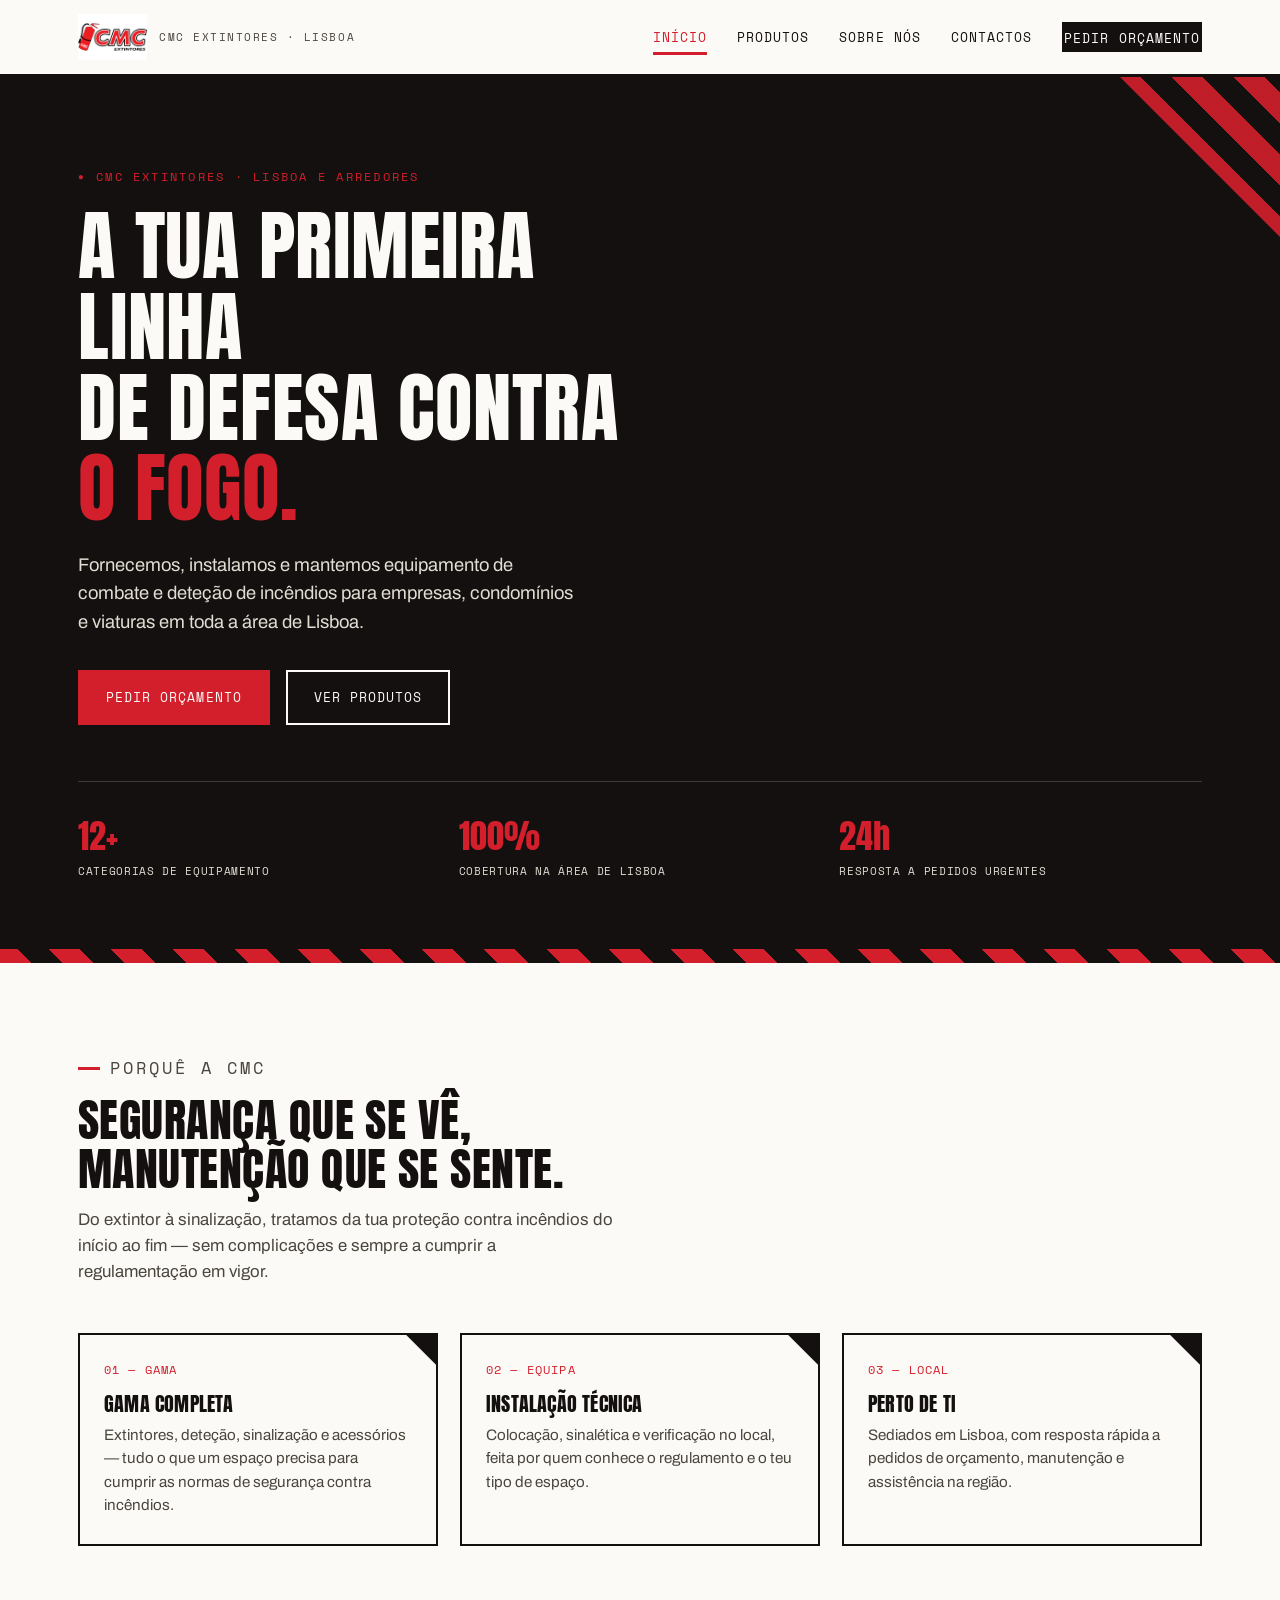
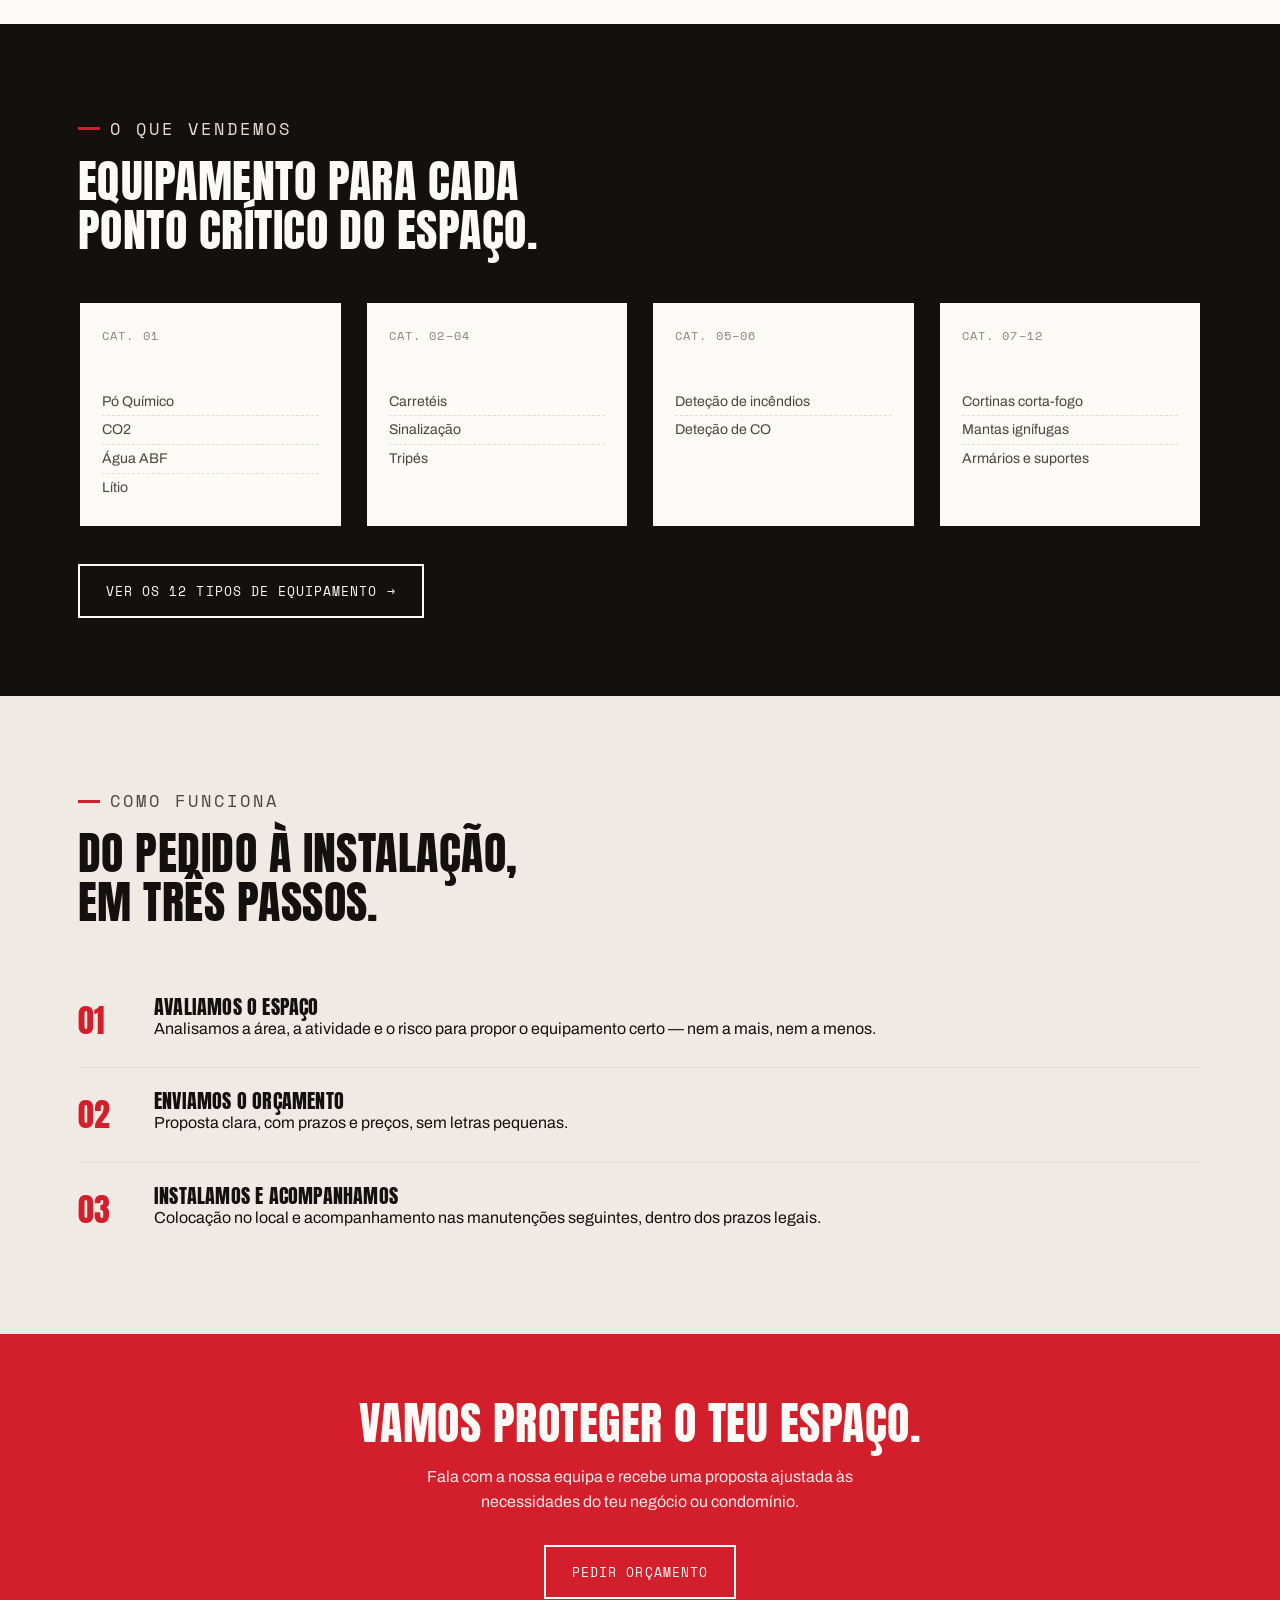
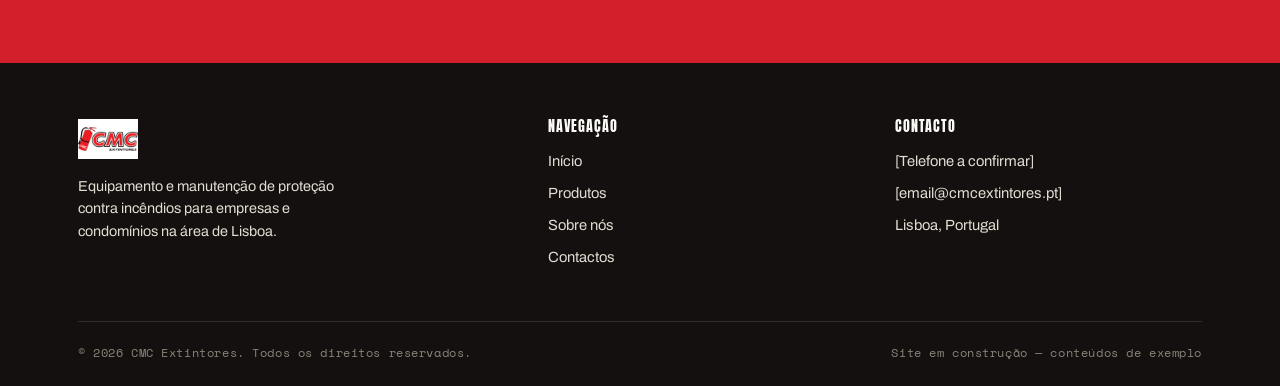
<file: index.html>
<!DOCTYPE html>
<html lang="pt-PT">
<head>
<meta charset="UTF-8">
<meta name="viewport" content="width=device-width, initial-scale=1.0">
<title>CMC Extintores — Proteção contra incêndios em Lisboa</title>
<meta name="description" content="CMC Extintores: venda, instalação e manutenção de equipamentos de combate e deteção de incêndios na área de Lisboa.">
<link rel="icon" href="assets/logo.png">
<link rel="preconnect" href="https://fonts.googleapis.com">
<link href="https://fonts.googleapis.com/css2?family=Anton&family=Archivo:wght@400;500;600;700&family=Space+Mono:wght@400;700&display=swap" rel="stylesheet">
<link rel="stylesheet" href="css/style.css">
</head>
<body>
<a class="skip-link" href="#main">Saltar para o conteúdo</a>

<header class="site-header">
  <div class="header-inner">
    <a class="brand" href="index.html">
      <img src="assets/logo.png" alt="CMC Extintores">
      <span class="brand-name">CMC Extintores · Lisboa</span>
    </a>
    <button class="nav-toggle" aria-label="Abrir menu" aria-expanded="false">
      <span></span><span></span><span></span>
    </button>
    <nav class="main-nav" aria-label="Navegação principal">
      <ul>
        <li><a href="index.html" aria-current="page">Início</a></li>
        <li><a href="produtos.html">Produtos</a></li>
        <li><a href="sobre.html">Sobre nós</a></li>
        <li><a href="contactos.html">Contactos</a></li>
        <li><a class="nav-cta" href="contactos.html">Pedir orçamento</a></li>
      </ul>
    </nav>
  </div>
</header>

<main id="main">

  <section class="hero">
    <div class="wrap">
      <p class="hero-tag">CMC Extintores · Lisboa e arredores</p>
      <h1>A tua primeira linha<br>de defesa contra <em>o fogo.</em></h1>
      <p class="lede">Fornecemos, instalamos e mantemos equipamento de combate e deteção de incêndios para empresas, condomínios e viaturas em toda a área de Lisboa.</p>
      <div class="hero-actions">
        <a class="btn btn-primary" href="contactos.html">Pedir orçamento</a>
        <a class="btn btn-ghost" href="produtos.html">Ver produtos</a>
      </div>
      <div class="hero-stats">
        <div>
          <div class="stat-num">12+</div>
          <div class="stat-label">Categorias de equipamento</div>
        </div>
        <div>
          <div class="stat-num">100%</div>
          <div class="stat-label">Cobertura na área de Lisboa</div>
        </div>
        <div>
          <div class="stat-num">24h</div>
          <div class="stat-label">Resposta a pedidos urgentes</div>
        </div>
      </div>
    </div>
  </section>

  <div class="stripe-band"></div>

  <section>
    <div class="wrap">
      <div class="section-head">
        <p class="eyebrow">Porquê a CMC</p>
        <h2>Segurança que se vê,<br>manutenção que se sente.</h2>
        <p>Do extintor à sinalização, tratamos da tua proteção contra incêndios do início ao fim — sem complicações e sempre a cumprir a regulamentação em vigor.</p>
      </div>
      <div class="grid grid-3">
        <div class="card">
          <span class="card-gauge" aria-hidden="true"></span>
          <span class="num">01 — GAMA</span>
          <h3>Gama completa</h3>
          <p>Extintores, deteção, sinalização e acessórios — tudo o que um espaço precisa para cumprir as normas de segurança contra incêndios.</p>
        </div>
        <div class="card">
          <span class="card-gauge" aria-hidden="true"></span>
          <span class="num">02 — EQUIPA</span>
          <h3>Instalação técnica</h3>
          <p>Colocação, sinalética e verificação no local, feita por quem conhece o regulamento e o teu tipo de espaço.</p>
        </div>
        <div class="card">
          <span class="card-gauge" aria-hidden="true"></span>
          <span class="num">03 — LOCAL</span>
          <h3>Perto de ti</h3>
          <p>Sediados em Lisboa, com resposta rápida a pedidos de orçamento, manutenção e assistência na região.</p>
        </div>
      </div>
    </div>
  </section>

  <section class="bg-black">
    <div class="wrap">
      <div class="section-head">
        <p class="eyebrow">O que vendemos</p>
        <h2>Equipamento para cada<br>ponto crítico do espaço.</h2>
      </div>
      <div class="grid grid-4">
        <div class="prod-tile">
          <span class="prod-code">CAT. 01</span>
          <h3>Extintores</h3>
          <ul>
            <li>Pó Químico</li>
            <li>CO2</li>
            <li>Água ABF</li>
            <li>Lítio</li>
          </ul>
        </div>
        <div class="prod-tile">
          <span class="prod-code">CAT. 02–04</span>
          <h3>Combate e sinalética</h3>
          <ul>
            <li>Carretéis</li>
            <li>Sinalização</li>
            <li>Tripés</li>
          </ul>
        </div>
        <div class="prod-tile">
          <span class="prod-code">CAT. 05–06</span>
          <h3>Deteção</h3>
          <ul>
            <li>Deteção de incêndios</li>
            <li>Deteção de CO</li>
          </ul>
        </div>
        <div class="prod-tile">
          <span class="prod-code">CAT. 07–12</span>
          <h3>Proteção e apoio</h3>
          <ul>
            <li>Cortinas corta-fogo</li>
            <li>Mantas ignífugas</li>
            <li>Armários e suportes</li>
          </ul>
        </div>
      </div>
      <div style="margin-top:36px;">
        <a class="btn btn-ghost" href="produtos.html">Ver os 12 tipos de equipamento →</a>
      </div>
    </div>
  </section>

  <section class="bg-steel">
    <div class="wrap">
      <div class="section-head">
        <p class="eyebrow">Como funciona</p>
        <h2>Do pedido à instalação,<br>em três passos.</h2>
      </div>
      <div class="steps">
        <div class="step">
          <div class="step-num">01</div>
          <div>
            <h3>Avaliamos o espaço</h3>
            <p>Analisamos a área, a atividade e o risco para propor o equipamento certo — nem a mais, nem a menos.</p>
          </div>
        </div>
        <div class="step">
          <div class="step-num">02</div>
          <div>
            <h3>Enviamos o orçamento</h3>
            <p>Proposta clara, com prazos e preços, sem letras pequenas.</p>
          </div>
        </div>
        <div class="step">
          <div class="step-num">03</div>
          <div>
            <h3>Instalamos e acompanhamos</h3>
            <p>Colocação no local e acompanhamento nas manutenções seguintes, dentro dos prazos legais.</p>
          </div>
        </div>
      </div>
    </div>
  </section>

  <div class="cta-band">
    <div class="wrap">
      <h2>Vamos proteger o teu espaço.</h2>
      <p>Fala com a nossa equipa e recebe uma proposta ajustada às necessidades do teu negócio ou condomínio.</p>
      <a class="btn btn-primary" style="border-color:var(--white)" href="contactos.html">Pedir orçamento</a>
    </div>
  </div>

</main>

<footer>
  <div class="wrap">
    <div class="footer-grid">
      <div>
        <img src="assets/logo.png" alt="CMC Extintores" style="height:40px; margin-bottom:16px;">
        <p style="max-width:34ch; font-size:0.9rem;">Equipamento e manutenção de proteção contra incêndios para empresas e condomínios na área de Lisboa.</p>
      </div>
      <div>
        <h4>Navegação</h4>
        <ul>
          <li><a href="index.html">Início</a></li>
          <li><a href="produtos.html">Produtos</a></li>
          <li><a href="sobre.html">Sobre nós</a></li>
          <li><a href="contactos.html">Contactos</a></li>
        </ul>
      </div>
      <div>
        <h4>Contacto</h4>
        <ul>
          <li>[Telefone a confirmar]</li>
          <li>[email@cmcextintores.pt]</li>
          <li>Lisboa, Portugal</li>
        </ul>
      </div>
    </div>
    <div class="footer-bottom">
      <span>© 2026 CMC Extintores. Todos os direitos reservados.</span>
      <span>Site em construção — conteúdos de exemplo</span>
    </div>
  </div>
</footer>

<script src="js/main.js"></script>
</body>
</html>
</file>
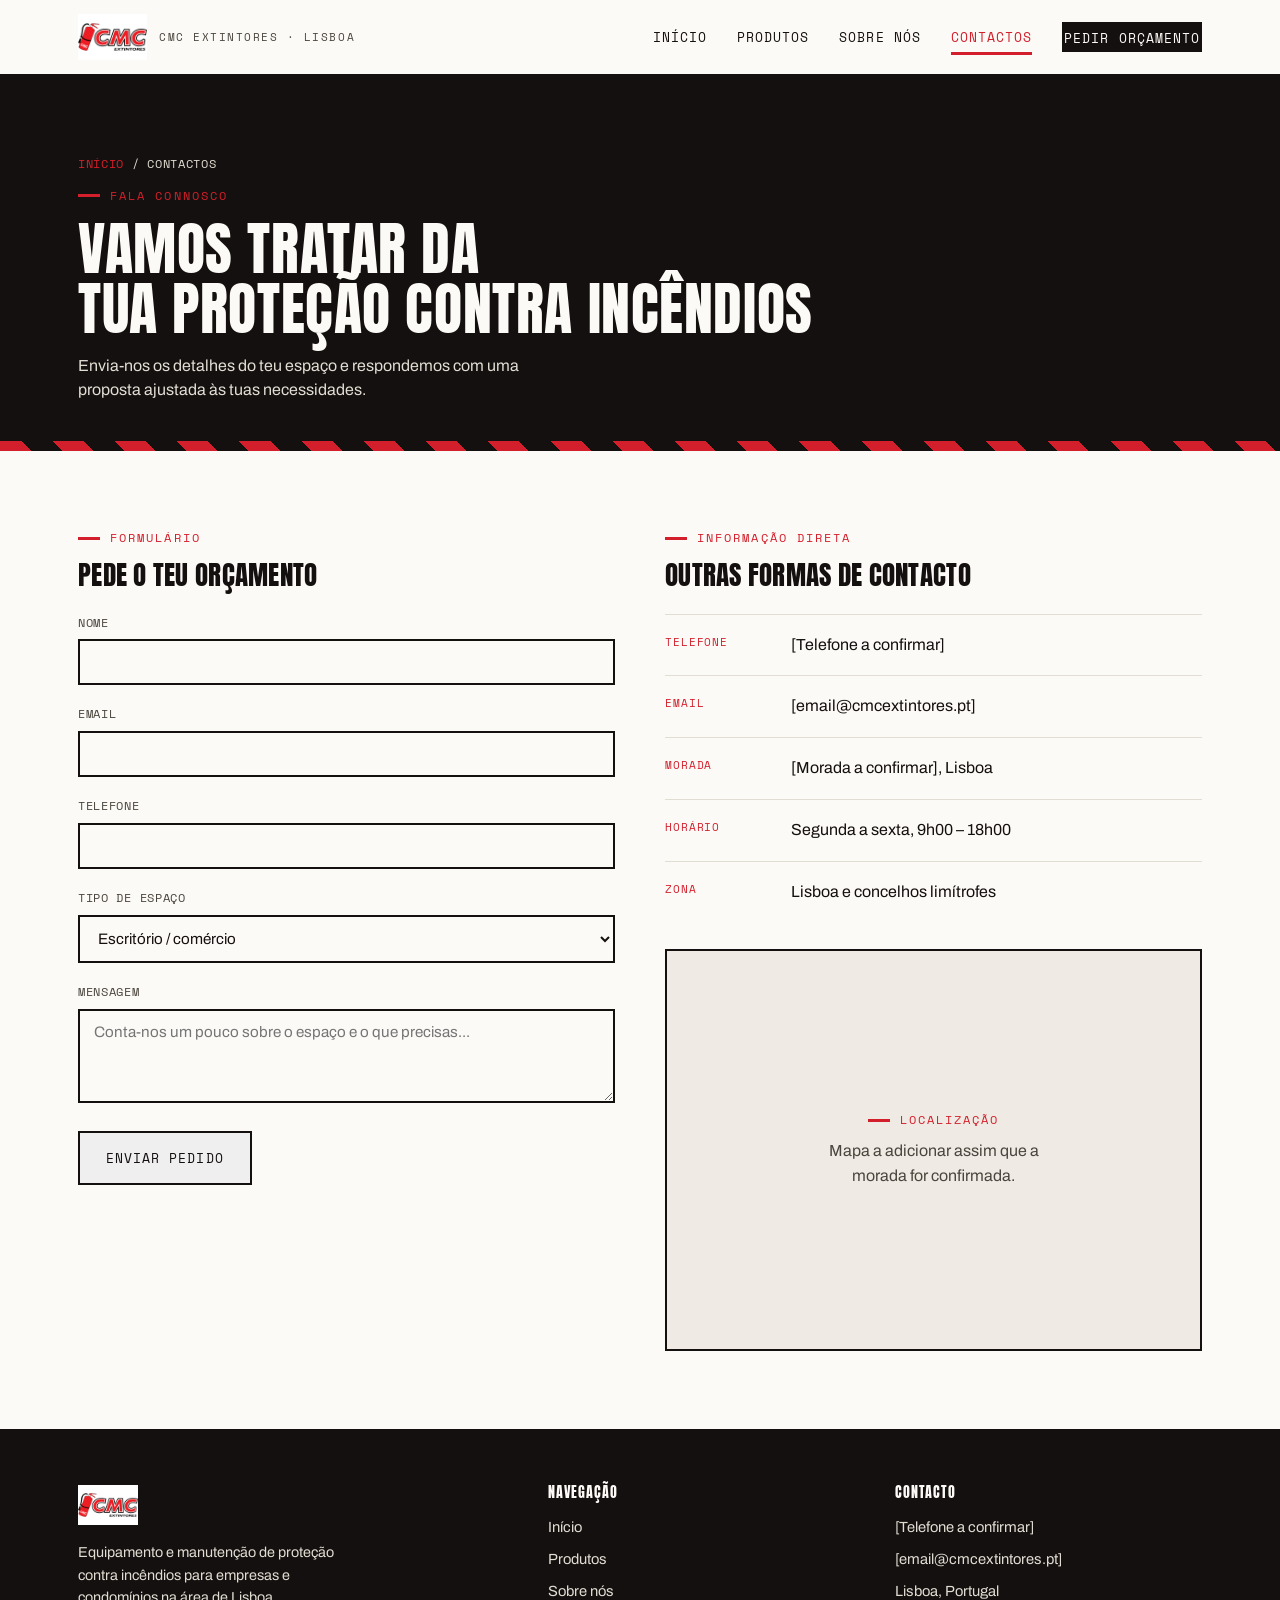
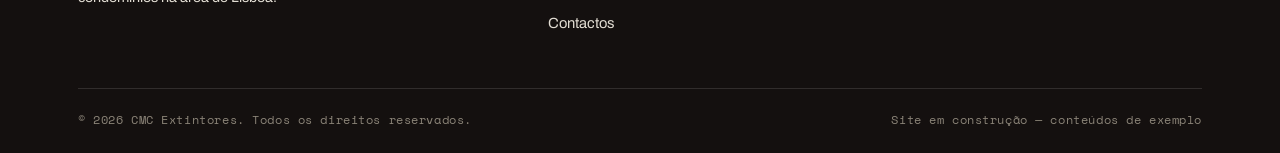
<file: contactos.html>
<!DOCTYPE html>
<html lang="pt-PT">
<head>
<meta charset="UTF-8">
<meta name="viewport" content="width=device-width, initial-scale=1.0">
<title>Contactos — CMC Extintores</title>
<meta name="description" content="Contacta a CMC Extintores para pedir orçamento de equipamento de proteção contra incêndios em Lisboa.">
<link rel="icon" href="assets/logo.png">
<link rel="preconnect" href="https://fonts.googleapis.com">
<link href="https://fonts.googleapis.com/css2?family=Anton&family=Archivo:wght@400;500;600;700&family=Space+Mono:wght@400;700&display=swap" rel="stylesheet">
<link rel="stylesheet" href="css/style.css">
</head>
<body>
<a class="skip-link" href="#main">Saltar para o conteúdo</a>

<header class="site-header">
  <div class="header-inner">
    <a class="brand" href="index.html">
      <img src="assets/logo.png" alt="CMC Extintores">
      <span class="brand-name">CMC Extintores · Lisboa</span>
    </a>
    <button class="nav-toggle" aria-label="Abrir menu" aria-expanded="false">
      <span></span><span></span><span></span>
    </button>
    <nav class="main-nav" aria-label="Navegação principal">
      <ul>
        <li><a href="index.html">Início</a></li>
        <li><a href="produtos.html">Produtos</a></li>
        <li><a href="sobre.html">Sobre nós</a></li>
        <li><a href="contactos.html" aria-current="page">Contactos</a></li>
        <li><a class="nav-cta" href="contactos.html">Pedir orçamento</a></li>
      </ul>
    </nav>
  </div>
</header>

<main id="main">

  <div class="page-hero">
    <div class="wrap">
      <p class="crumb"><a href="index.html">Início</a> / Contactos</p>
      <p class="eyebrow">Fala connosco</p>
      <h1 style="font-size:clamp(2.2rem,5vw,3.6rem);">Vamos tratar da<br>tua proteção contra incêndios</h1>
      <p>Envia-nos os detalhes do teu espaço e respondemos com uma proposta ajustada às tuas necessidades.</p>
    </div>
  </div>

  <section>
    <div class="wrap">
      <div class="contact-grid">

        <div>
          <p class="eyebrow">Formulário</p>
          <h2 style="margin-bottom:24px; font-size:1.7rem;">Pede o teu orçamento</h2>
          <form class="contact-form">
            <div class="form-field">
              <label for="nome">Nome</label>
              <input type="text" id="nome" name="nome" required>
            </div>
            <div class="form-field">
              <label for="email">Email</label>
              <input type="email" id="email" name="email" required>
            </div>
            <div class="form-field">
              <label for="telefone">Telefone</label>
              <input type="tel" id="telefone" name="telefone">
            </div>
            <div class="form-field">
              <label for="tipo">Tipo de espaço</label>
              <select id="tipo" name="tipo">
                <option>Escritório / comércio</option>
                <option>Condomínio</option>
                <option>Armazém / indústria</option>
                <option>Viatura / frota</option>
                <option>Outro</option>
              </select>
            </div>
            <div class="form-field">
              <label for="mensagem">Mensagem</label>
              <textarea id="mensagem" name="mensagem" rows="4" placeholder="Conta-nos um pouco sobre o espaço e o que precisas..."></textarea>
            </div>
            <button type="submit" class="btn btn-dark">Enviar pedido</button>
          </form>
        </div>

        <div>
          <p class="eyebrow">Informação direta</p>
          <h2 style="margin-bottom:24px; font-size:1.7rem;">Outras formas de contacto</h2>

          <div class="info-line">
            <span class="label">Telefone</span>
            <span>[Telefone a confirmar]</span>
          </div>
          <div class="info-line">
            <span class="label">Email</span>
            <span>[email@cmcextintores.pt]</span>
          </div>
          <div class="info-line">
            <span class="label">Morada</span>
            <span>[Morada a confirmar], Lisboa</span>
          </div>
          <div class="info-line">
            <span class="label">Horário</span>
            <span>Segunda a sexta, 9h00 – 18h00</span>
          </div>
          <div class="info-line">
            <span class="label">Zona</span>
            <span>Lisboa e concelhos limítrofes</span>
          </div>

          <div class="map-box" style="margin-top:26px;">
            <p class="eyebrow">Localização</p>
            <p style="color:var(--steel-700); max-width:26ch;">Mapa a adicionar assim que a morada for confirmada.</p>
          </div>
        </div>

      </div>
    </div>
  </section>

</main>

<footer>
  <div class="wrap">
    <div class="footer-grid">
      <div>
        <img src="assets/logo.png" alt="CMC Extintores" style="height:40px; margin-bottom:16px;">
        <p style="max-width:34ch; font-size:0.9rem;">Equipamento e manutenção de proteção contra incêndios para empresas e condomínios na área de Lisboa.</p>
      </div>
      <div>
        <h4>Navegação</h4>
        <ul>
          <li><a href="index.html">Início</a></li>
          <li><a href="produtos.html">Produtos</a></li>
          <li><a href="sobre.html">Sobre nós</a></li>
          <li><a href="contactos.html">Contactos</a></li>
        </ul>
      </div>
      <div>
        <h4>Contacto</h4>
        <ul>
          <li>[Telefone a confirmar]</li>
          <li>[email@cmcextintores.pt]</li>
          <li>Lisboa, Portugal</li>
        </ul>
      </div>
    </div>
    <div class="footer-bottom">
      <span>© 2026 CMC Extintores. Todos os direitos reservados.</span>
      <span>Site em construção — conteúdos de exemplo</span>
    </div>
  </div>
</footer>

<script src="js/main.js"></script>
</body>
</html>
</file>
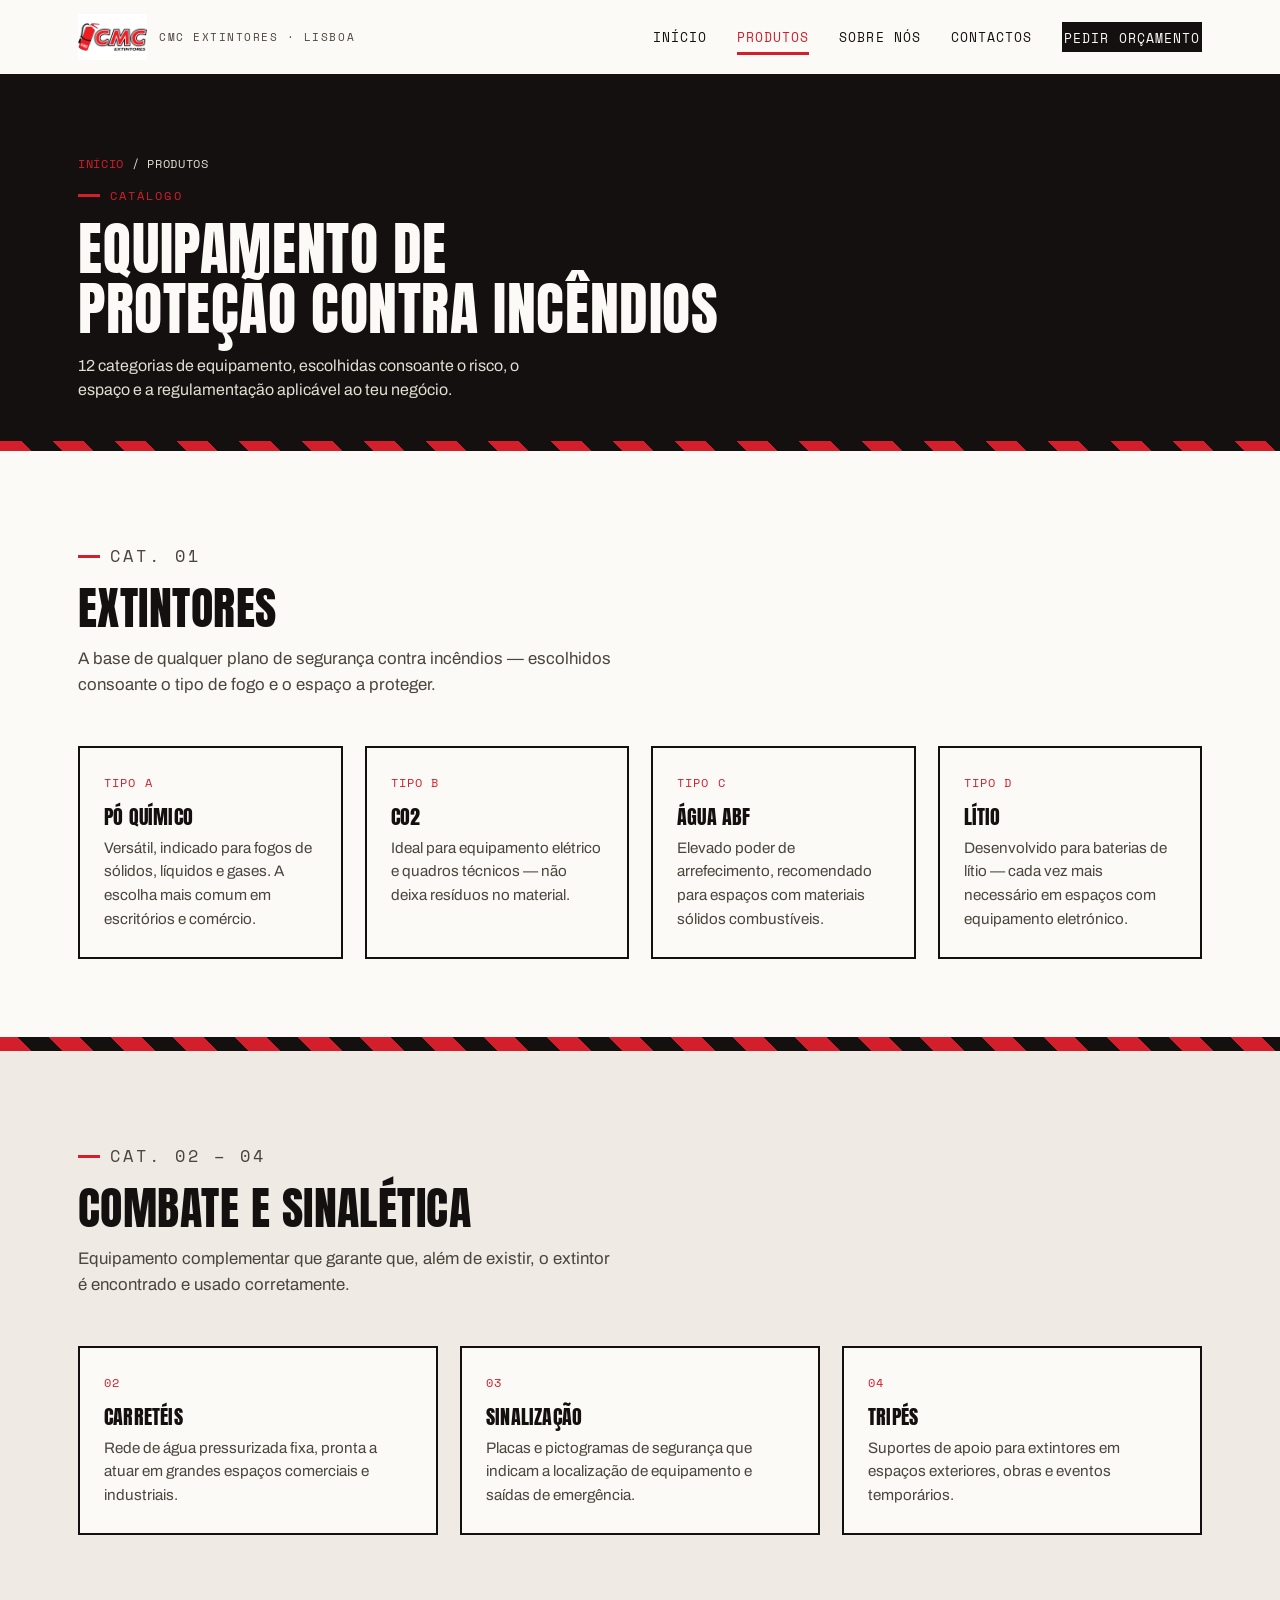
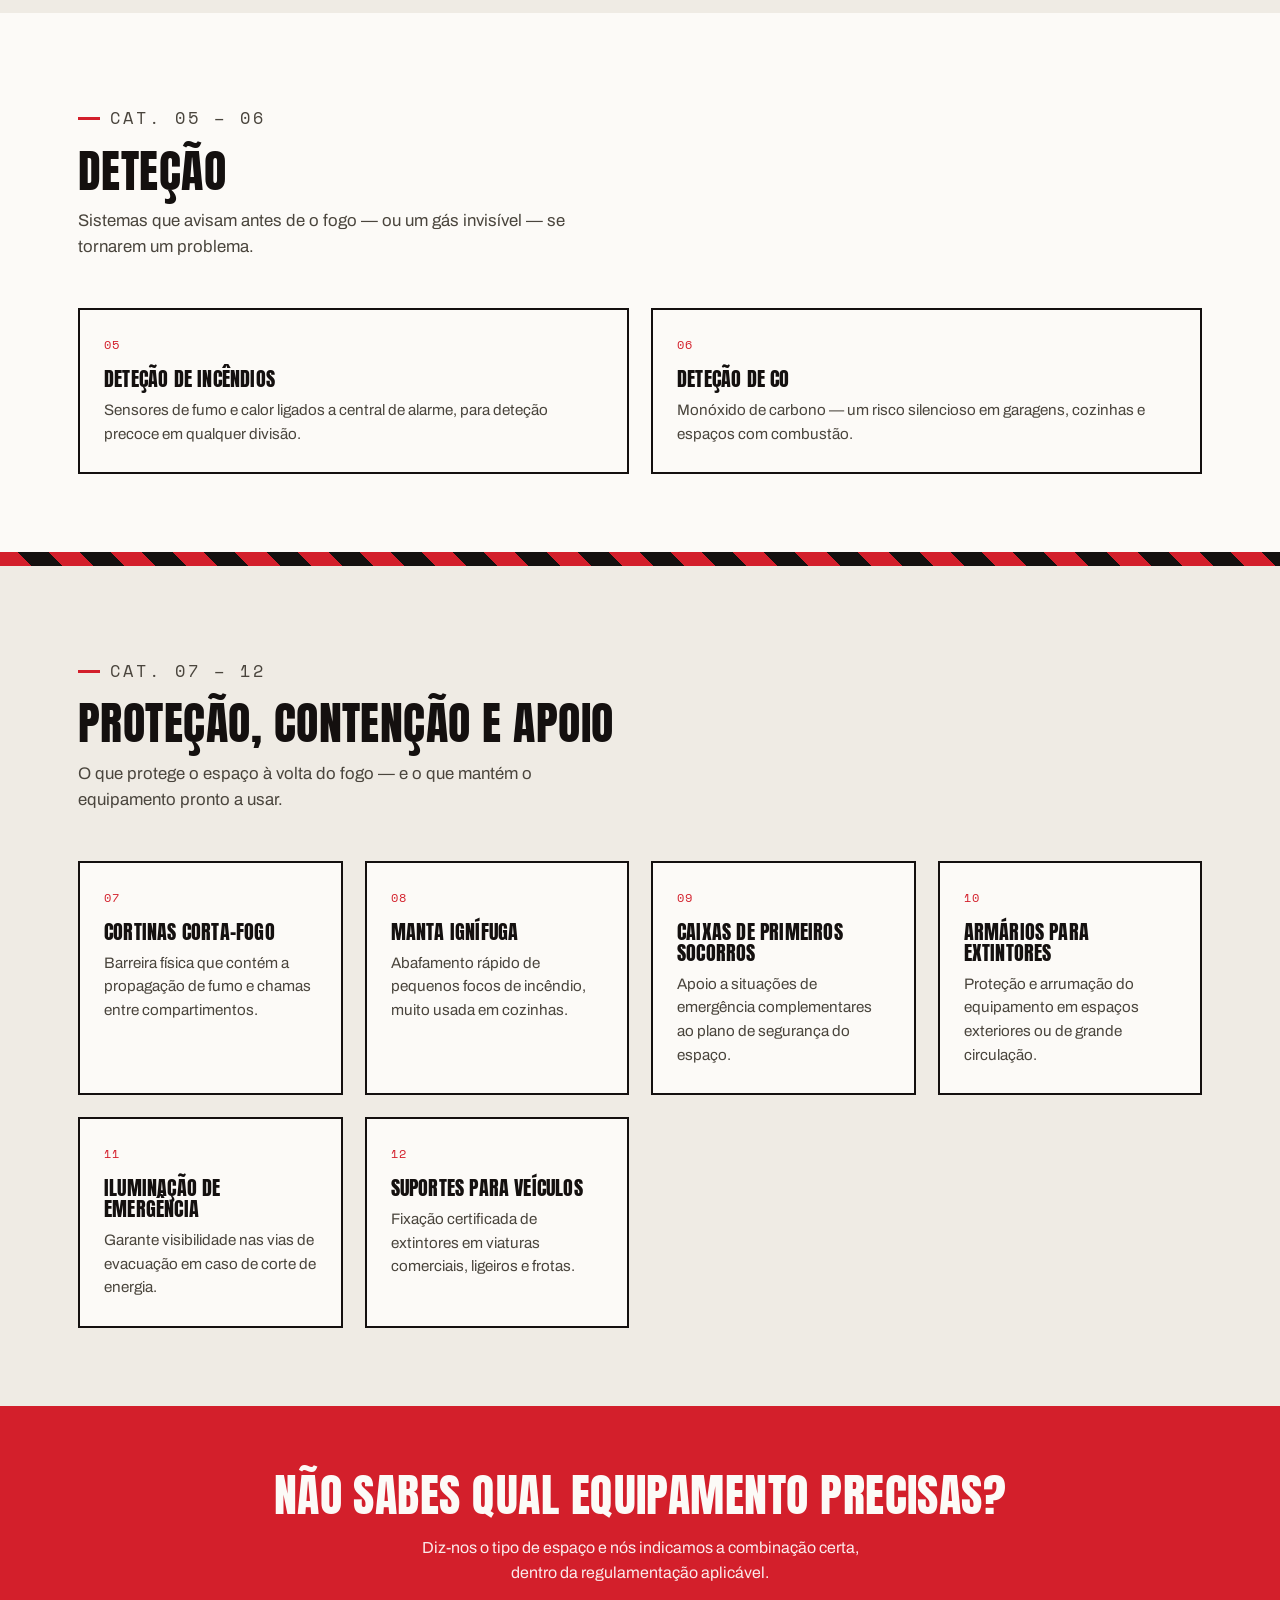
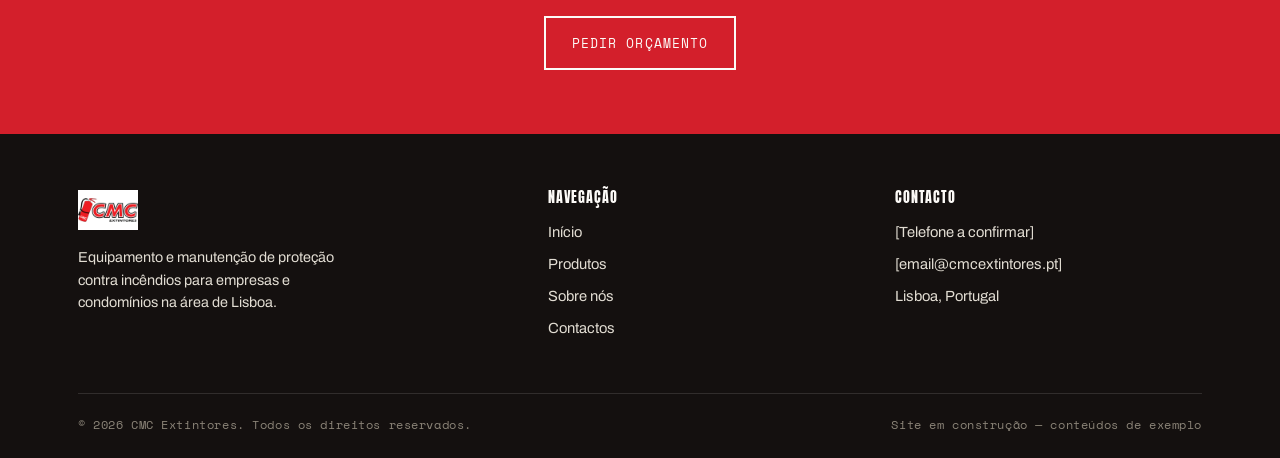
<file: produtos.html>
<!DOCTYPE html>
<html lang="pt-PT">
<head>
<meta charset="UTF-8">
<meta name="viewport" content="width=device-width, initial-scale=1.0">
<title>Produtos — CMC Extintores</title>
<meta name="description" content="Extintores, deteção de incêndios, sinalização e todo o equipamento de proteção contra incêndios da CMC Extintores.">
<link rel="icon" href="assets/logo.png">
<link rel="preconnect" href="https://fonts.googleapis.com">
<link href="https://fonts.googleapis.com/css2?family=Anton&family=Archivo:wght@400;500;600;700&family=Space+Mono:wght@400;700&display=swap" rel="stylesheet">
<link rel="stylesheet" href="css/style.css">
</head>
<body>
<a class="skip-link" href="#main">Saltar para o conteúdo</a>

<header class="site-header">
  <div class="header-inner">
    <a class="brand" href="index.html">
      <img src="assets/logo.png" alt="CMC Extintores">
      <span class="brand-name">CMC Extintores · Lisboa</span>
    </a>
    <button class="nav-toggle" aria-label="Abrir menu" aria-expanded="false">
      <span></span><span></span><span></span>
    </button>
    <nav class="main-nav" aria-label="Navegação principal">
      <ul>
        <li><a href="index.html">Início</a></li>
        <li><a href="produtos.html" aria-current="page">Produtos</a></li>
        <li><a href="sobre.html">Sobre nós</a></li>
        <li><a href="contactos.html">Contactos</a></li>
        <li><a class="nav-cta" href="contactos.html">Pedir orçamento</a></li>
      </ul>
    </nav>
  </div>
</header>

<main id="main">

  <div class="page-hero">
    <div class="wrap">
      <p class="crumb"><a href="index.html">Início</a> / Produtos</p>
      <p class="eyebrow">Catálogo</p>
      <h1 style="font-size:clamp(2.2rem,5vw,3.6rem);">Equipamento de<br>proteção contra incêndios</h1>
      <p>12 categorias de equipamento, escolhidas consoante o risco, o espaço e a regulamentação aplicável ao teu negócio.</p>
    </div>
  </div>

  <section>
    <div class="wrap">
      <div class="section-head">
        <p class="eyebrow">Cat. 01</p>
        <h2>Extintores</h2>
        <p>A base de qualquer plano de segurança contra incêndios — escolhidos consoante o tipo de fogo e o espaço a proteger.</p>
      </div>
      <div class="grid grid-4">
        <div class="card">
          <span class="num">TIPO A</span>
          <h3>Pó Químico</h3>
          <p>Versátil, indicado para fogos de sólidos, líquidos e gases. A escolha mais comum em escritórios e comércio.</p>
        </div>
        <div class="card">
          <span class="num">TIPO B</span>
          <h3>CO2</h3>
          <p>Ideal para equipamento elétrico e quadros técnicos — não deixa resíduos no material.</p>
        </div>
        <div class="card">
          <span class="num">TIPO C</span>
          <h3>Água ABF</h3>
          <p>Elevado poder de arrefecimento, recomendado para espaços com materiais sólidos combustíveis.</p>
        </div>
        <div class="card">
          <span class="num">TIPO D</span>
          <h3>Lítio</h3>
          <p>Desenvolvido para baterias de lítio — cada vez mais necessário em espaços com equipamento eletrónico.</p>
        </div>
      </div>
    </div>
  </section>

  <div class="stripe-band"></div>

  <section class="bg-steel">
    <div class="wrap">
      <div class="section-head">
        <p class="eyebrow">Cat. 02 – 04</p>
        <h2>Combate e sinalética</h2>
        <p>Equipamento complementar que garante que, além de existir, o extintor é encontrado e usado corretamente.</p>
      </div>
      <div class="grid grid-3">
        <div class="card">
          <span class="num">02</span>
          <h3>Carretéis</h3>
          <p>Rede de água pressurizada fixa, pronta a atuar em grandes espaços comerciais e industriais.</p>
        </div>
        <div class="card">
          <span class="num">03</span>
          <h3>Sinalização</h3>
          <p>Placas e pictogramas de segurança que indicam a localização de equipamento e saídas de emergência.</p>
        </div>
        <div class="card">
          <span class="num">04</span>
          <h3>Tripés</h3>
          <p>Suportes de apoio para extintores em espaços exteriores, obras e eventos temporários.</p>
        </div>
      </div>
    </div>
  </section>

  <section>
    <div class="wrap">
      <div class="section-head">
        <p class="eyebrow">Cat. 05 – 06</p>
        <h2>Deteção</h2>
        <p>Sistemas que avisam antes de o fogo — ou um gás invisível — se tornarem um problema.</p>
      </div>
      <div class="grid grid-3">
        <div class="card">
          <span class="num">05</span>
          <h3>Deteção de incêndios</h3>
          <p>Sensores de fumo e calor ligados a central de alarme, para deteção precoce em qualquer divisão.</p>
        </div>
        <div class="card">
          <span class="num">06</span>
          <h3>Deteção de CO</h3>
          <p>Monóxido de carbono — um risco silencioso em garagens, cozinhas e espaços com combustão.</p>
        </div>
      </div>
    </div>
  </section>

  <div class="stripe-band"></div>

  <section class="bg-steel">
    <div class="wrap">
      <div class="section-head">
        <p class="eyebrow">Cat. 07 – 12</p>
        <h2>Proteção, contenção e apoio</h2>
        <p>O que protege o espaço à volta do fogo — e o que mantém o equipamento pronto a usar.</p>
      </div>
      <div class="grid grid-3">
        <div class="card">
          <span class="num">07</span>
          <h3>Cortinas corta-fogo</h3>
          <p>Barreira física que contém a propagação de fumo e chamas entre compartimentos.</p>
        </div>
        <div class="card">
          <span class="num">08</span>
          <h3>Manta ignífuga</h3>
          <p>Abafamento rápido de pequenos focos de incêndio, muito usada em cozinhas.</p>
        </div>
        <div class="card">
          <span class="num">09</span>
          <h3>Caixas de primeiros socorros</h3>
          <p>Apoio a situações de emergência complementares ao plano de segurança do espaço.</p>
        </div>
        <div class="card">
          <span class="num">10</span>
          <h3>Armários para extintores</h3>
          <p>Proteção e arrumação do equipamento em espaços exteriores ou de grande circulação.</p>
        </div>
        <div class="card">
          <span class="num">11</span>
          <h3>Iluminação de emergência</h3>
          <p>Garante visibilidade nas vias de evacuação em caso de corte de energia.</p>
        </div>
        <div class="card">
          <span class="num">12</span>
          <h3>Suportes para veículos</h3>
          <p>Fixação certificada de extintores em viaturas comerciais, ligeiros e frotas.</p>
        </div>
      </div>
    </div>
  </section>

  <div class="cta-band">
    <div class="wrap">
      <h2>Não sabes qual equipamento precisas?</h2>
      <p>Diz-nos o tipo de espaço e nós indicamos a combinação certa, dentro da regulamentação aplicável.</p>
      <a class="btn btn-primary" style="border-color:var(--white)" href="contactos.html">Pedir orçamento</a>
    </div>
  </div>

</main>

<footer>
  <div class="wrap">
    <div class="footer-grid">
      <div>
        <img src="assets/logo.png" alt="CMC Extintores" style="height:40px; margin-bottom:16px;">
        <p style="max-width:34ch; font-size:0.9rem;">Equipamento e manutenção de proteção contra incêndios para empresas e condomínios na área de Lisboa.</p>
      </div>
      <div>
        <h4>Navegação</h4>
        <ul>
          <li><a href="index.html">Início</a></li>
          <li><a href="produtos.html">Produtos</a></li>
          <li><a href="sobre.html">Sobre nós</a></li>
          <li><a href="contactos.html">Contactos</a></li>
        </ul>
      </div>
      <div>
        <h4>Contacto</h4>
        <ul>
          <li>[Telefone a confirmar]</li>
          <li>[email@cmcextintores.pt]</li>
          <li>Lisboa, Portugal</li>
        </ul>
      </div>
    </div>
    <div class="footer-bottom">
      <span>© 2026 CMC Extintores. Todos os direitos reservados.</span>
      <span>Site em construção — conteúdos de exemplo</span>
    </div>
  </div>
</footer>

<script src="js/main.js"></script>
</body>
</html>
</file>
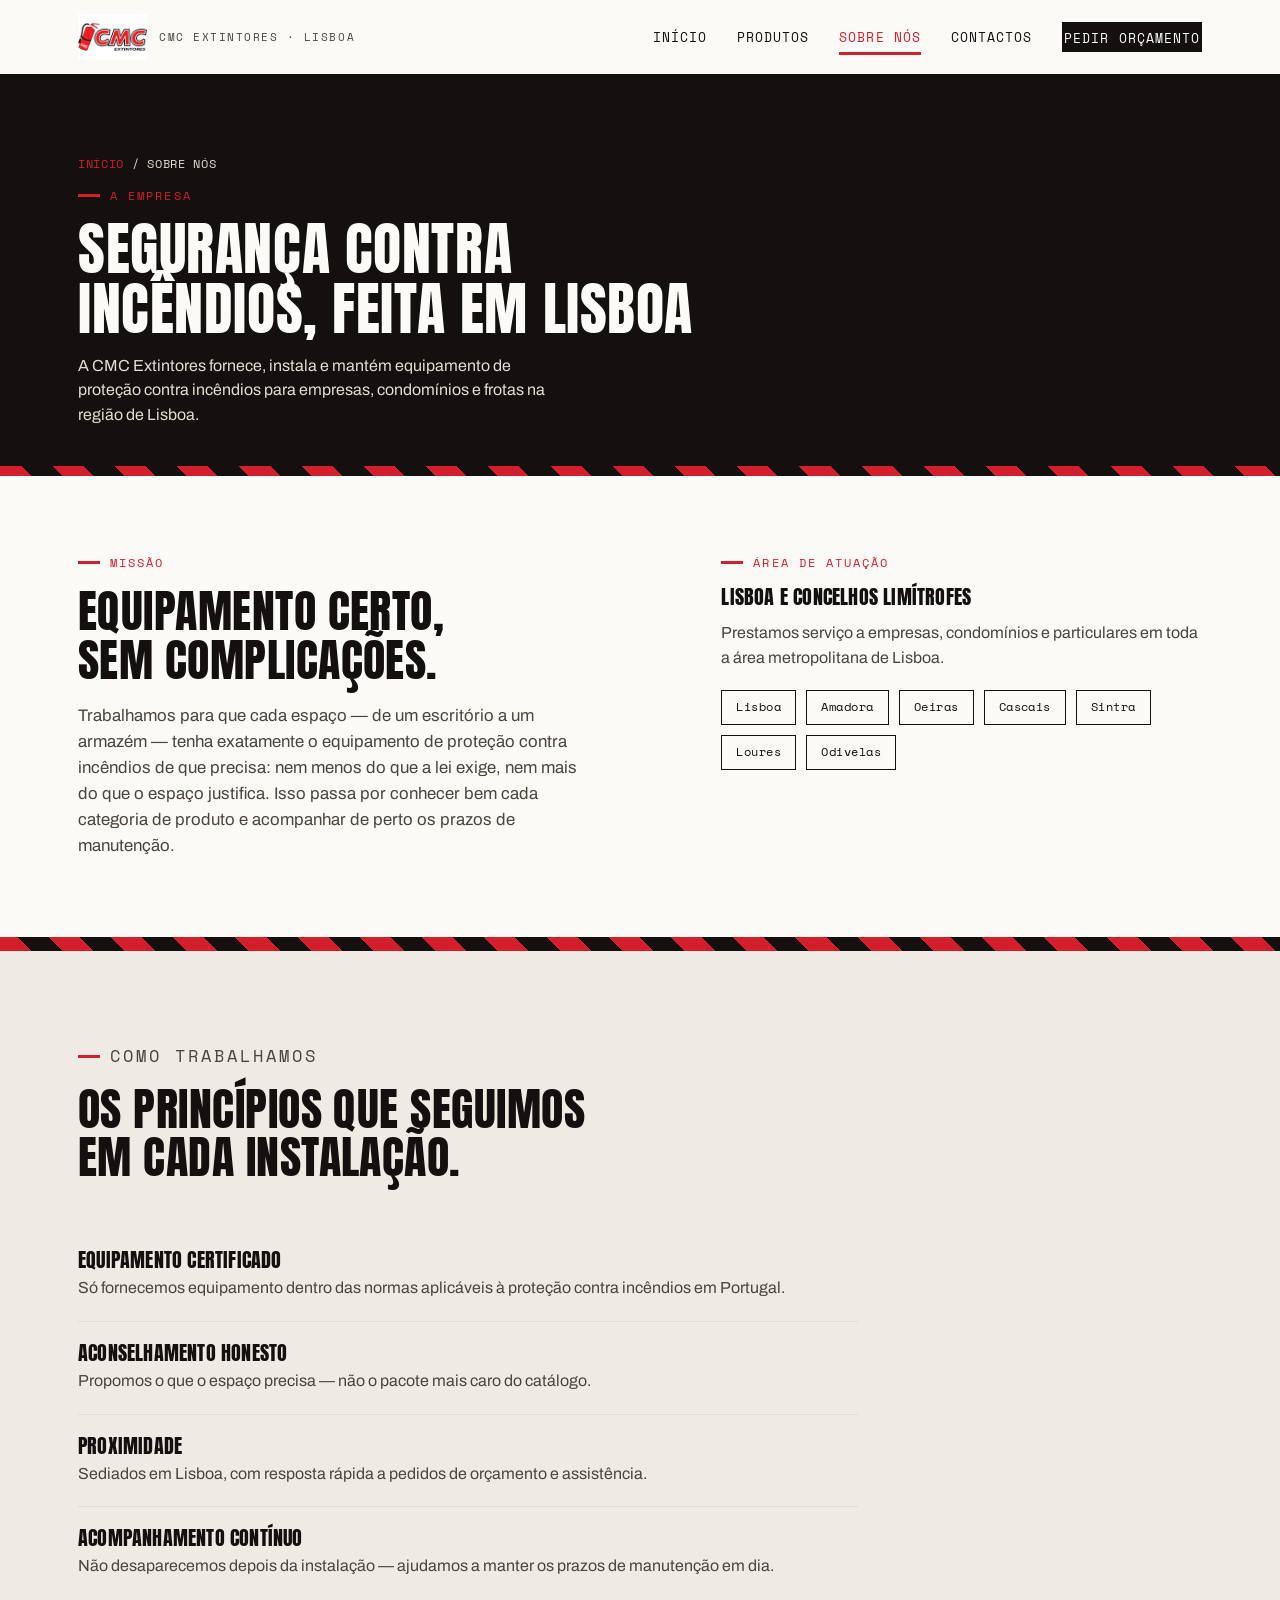
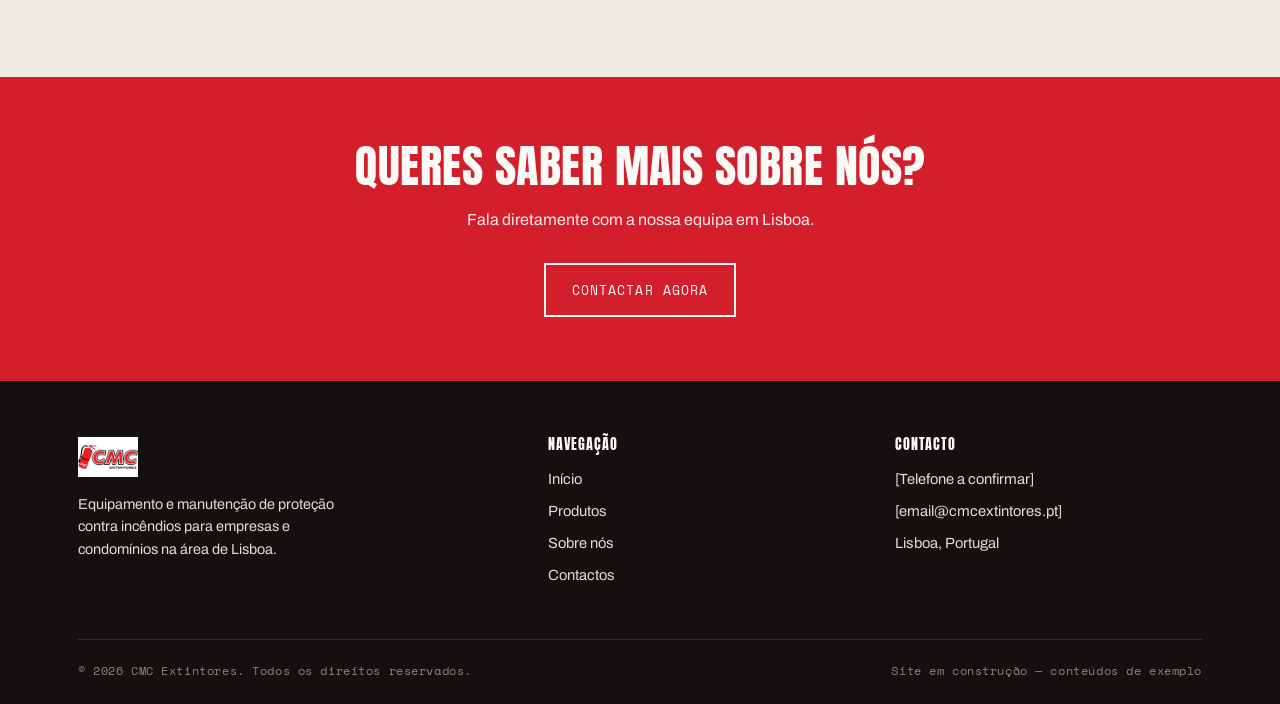
<file: sobre.html>
<!DOCTYPE html>
<html lang="pt-PT">
<head>
<meta charset="UTF-8">
<meta name="viewport" content="width=device-width, initial-scale=1.0">
<title>Sobre nós — CMC Extintores</title>
<meta name="description" content="Conhece a CMC Extintores, especialistas em equipamento de proteção contra incêndios na área de Lisboa.">
<link rel="icon" href="assets/logo.png">
<link rel="preconnect" href="https://fonts.googleapis.com">
<link href="https://fonts.googleapis.com/css2?family=Anton&family=Archivo:wght@400;500;600;700&family=Space+Mono:wght@400;700&display=swap" rel="stylesheet">
<link rel="stylesheet" href="css/style.css">
</head>
<body>
<a class="skip-link" href="#main">Saltar para o conteúdo</a>

<header class="site-header">
  <div class="header-inner">
    <a class="brand" href="index.html">
      <img src="assets/logo.png" alt="CMC Extintores">
      <span class="brand-name">CMC Extintores · Lisboa</span>
    </a>
    <button class="nav-toggle" aria-label="Abrir menu" aria-expanded="false">
      <span></span><span></span><span></span>
    </button>
    <nav class="main-nav" aria-label="Navegação principal">
      <ul>
        <li><a href="index.html">Início</a></li>
        <li><a href="produtos.html">Produtos</a></li>
        <li><a href="sobre.html" aria-current="page">Sobre nós</a></li>
        <li><a href="contactos.html">Contactos</a></li>
        <li><a class="nav-cta" href="contactos.html">Pedir orçamento</a></li>
      </ul>
    </nav>
  </div>
</header>

<main id="main">

  <div class="page-hero">
    <div class="wrap">
      <p class="crumb"><a href="index.html">Início</a> / Sobre nós</p>
      <p class="eyebrow">A empresa</p>
      <h1 style="font-size:clamp(2.2rem,5vw,3.6rem);">Segurança contra<br>incêndios, feita em Lisboa</h1>
      <p>A CMC Extintores fornece, instala e mantém equipamento de proteção contra incêndios para empresas, condomínios e frotas na região de Lisboa.</p>
    </div>
  </div>

  <section>
    <div class="wrap">
      <div class="grid" style="grid-template-columns: 1.1fr 0.9fr; gap:56px; align-items:start;">
        <div>
          <p class="eyebrow">Missão</p>
          <h2 style="margin-bottom:20px;">Equipamento certo,<br>sem complicações.</h2>
          <p style="color:var(--steel-700); font-size:1.05rem; max-width:52ch;">
            Trabalhamos para que cada espaço — de um escritório a um armazém — tenha exatamente o equipamento de proteção contra incêndios de que precisa: nem menos do que a lei exige, nem mais do que o espaço justifica. Isso passa por conhecer bem cada categoria de produto e acompanhar de perto os prazos de manutenção.
          </p>
        </div>
        <div>
          <p class="eyebrow">Área de atuação</p>
          <h3 style="margin-bottom:14px;">Lisboa e concelhos limítrofes</h3>
          <p style="color:var(--steel-700);">Prestamos serviço a empresas, condomínios e particulares em toda a área metropolitana de Lisboa.</p>
          <div class="zone-list">
            <span class="zone-pill">Lisboa</span>
            <span class="zone-pill">Amadora</span>
            <span class="zone-pill">Oeiras</span>
            <span class="zone-pill">Cascais</span>
            <span class="zone-pill">Sintra</span>
            <span class="zone-pill">Loures</span>
            <span class="zone-pill">Odivelas</span>
          </div>
        </div>
      </div>
    </div>
  </section>

  <div class="stripe-band"></div>

  <section class="bg-steel">
    <div class="wrap">
      <div class="section-head">
        <p class="eyebrow">Como trabalhamos</p>
        <h2>Os princípios que seguimos<br>em cada instalação.</h2>
      </div>
      <div style="max-width:780px;">
        <div class="value">
          <h3>Equipamento certificado</h3>
          <p style="color:var(--steel-700); margin-top:6px;">Só fornecemos equipamento dentro das normas aplicáveis à proteção contra incêndios em Portugal.</p>
        </div>
        <div class="value">
          <h3>Aconselhamento honesto</h3>
          <p style="color:var(--steel-700); margin-top:6px;">Propomos o que o espaço precisa — não o pacote mais caro do catálogo.</p>
        </div>
        <div class="value">
          <h3>Proximidade</h3>
          <p style="color:var(--steel-700); margin-top:6px;">Sediados em Lisboa, com resposta rápida a pedidos de orçamento e assistência.</p>
        </div>
        <div class="value">
          <h3>Acompanhamento contínuo</h3>
          <p style="color:var(--steel-700); margin-top:6px;">Não desaparecemos depois da instalação — ajudamos a manter os prazos de manutenção em dia.</p>
        </div>
      </div>
    </div>
  </section>

  <div class="cta-band">
    <div class="wrap">
      <h2>Queres saber mais sobre nós?</h2>
      <p>Fala diretamente com a nossa equipa em Lisboa.</p>
      <a class="btn btn-primary" style="border-color:var(--white)" href="contactos.html">Contactar agora</a>
    </div>
  </div>

</main>

<footer>
  <div class="wrap">
    <div class="footer-grid">
      <div>
        <img src="assets/logo.png" alt="CMC Extintores" style="height:40px; margin-bottom:16px;">
        <p style="max-width:34ch; font-size:0.9rem;">Equipamento e manutenção de proteção contra incêndios para empresas e condomínios na área de Lisboa.</p>
      </div>
      <div>
        <h4>Navegação</h4>
        <ul>
          <li><a href="index.html">Início</a></li>
          <li><a href="produtos.html">Produtos</a></li>
          <li><a href="sobre.html">Sobre nós</a></li>
          <li><a href="contactos.html">Contactos</a></li>
        </ul>
      </div>
      <div>
        <h4>Contacto</h4>
        <ul>
          <li>[Telefone a confirmar]</li>
          <li>[email@cmcextintores.pt]</li>
          <li>Lisboa, Portugal</li>
        </ul>
      </div>
    </div>
    <div class="footer-bottom">
      <span>© 2026 CMC Extintores. Todos os direitos reservados.</span>
      <span>Site em construção — conteúdos de exemplo</span>
    </div>
  </div>
</footer>

<script src="js/main.js"></script>
</body>
</html>
</file>
<file: css/style.css>
/* ===========================================================
   CMC EXTINTORES — Design tokens
   Palette: signal red / near-black / warm paper / steel grey
   Display: Anton (stencil-industrial) · Body: Archivo · Data: Space Mono
=========================================================== */

:root{
  --red: #D31F2B;
  --red-dark: #A0141D;
  --black: #14100F;
  --white: #FCFAF7;
  --steel-100: #EFEBE4;
  --steel-200: #E2DDD3;
  --steel-500: #8B8478;
  --steel-700: #4A453D;

  --font-display: "Anton", sans-serif;
  --font-body: "Archivo", sans-serif;
  --font-mono: "Space Mono", monospace;

  --stripe: repeating-linear-gradient(
    45deg,
    var(--red),
    var(--red) 22px,
    var(--black) 22px,
    var(--black) 44px
  );

  --container: 1180px;
  --radius: 2px;
}

*{ box-sizing: border-box; margin:0; padding:0; }

html{ scroll-behavior: smooth; }

body{
  font-family: var(--font-body);
  background: var(--white);
  color: var(--black);
  line-height: 1.55;
  -webkit-font-smoothing: antialiased;
}

img{ max-width:100%; display:block; }

a{ color: inherit; text-decoration:none; }

.wrap{
  max-width: var(--container);
  margin: 0 auto;
  padding: 0 28px;
}

h1,h2,h3,h4{
  font-family: var(--font-display);
  font-weight: 400;
  text-transform: uppercase;
  letter-spacing: 0.01em;
  line-height: 1.05;
}

h1{ font-size: clamp(2.6rem, 6vw, 5rem); }
h2{ font-size: clamp(1.9rem, 4vw, 2.9rem); }
h3{ font-size: 1.25rem; }

.eyebrow{
  font-family: var(--font-mono);
  font-size: 0.72rem;
  letter-spacing: 0.18em;
  text-transform: uppercase;
  color: var(--red);
  display:flex;
  align-items:center;
  gap: 10px;
  margin-bottom: 14px;
}
.eyebrow::before{
  content:"";
  width: 22px;
  height: 3px;
  background: var(--red);
  display:inline-block;
}

/* Skip link for keyboard users */
.skip-link{
  position:absolute; left:-999px; top:auto;
  background: var(--black); color: var(--white);
  padding: 10px 16px; z-index: 999;
}
.skip-link:focus{ left: 12px; top: 12px; }

:focus-visible{
  outline: 3px solid var(--red);
  outline-offset: 2px;
}

/* ===================== HEADER / NAV ===================== */

.site-header{
  position: sticky;
  top: 0;
  z-index: 100;
  background: var(--white);
  border-bottom: 3px solid var(--black);
}
.header-inner{
  display:flex;
  align-items:center;
  justify-content: space-between;
  padding: 14px 28px;
  max-width: var(--container);
  margin: 0 auto;
  gap: 20px;
}
.brand{
  display:flex;
  align-items:center;
  gap: 12px;
}
.brand img{ height: 46px; width:auto; }
.brand-name{
  font-family: var(--font-mono);
  font-size: 0.68rem;
  letter-spacing: 0.14em;
  color: var(--steel-700);
  text-transform: uppercase;
  display:none;
}
@media (min-width:640px){ .brand-name{ display:block; } }

.nav-toggle{
  display:flex;
  flex-direction:column;
  gap:5px;
  background:none;
  border: 2px solid var(--black);
  padding: 9px 10px;
  cursor:pointer;
}
.nav-toggle span{
  width: 20px; height: 2px; background: var(--black); display:block;
}

nav.main-nav{
  display:none;
  position:absolute;
  top: 100%; left:0; right:0;
  background: var(--white);
  border-bottom: 3px solid var(--black);
}
nav.main-nav.open{ display:block; }

nav.main-nav ul{
  list-style:none;
  display:flex;
  flex-direction:column;
  padding: 8px 28px 18px;
}
nav.main-nav a{
  display:block;
  padding: 12px 0;
  font-family: var(--font-mono);
  font-size: 0.82rem;
  letter-spacing: 0.08em;
  text-transform: uppercase;
  border-bottom: 1px solid var(--steel-200);
}
nav.main-nav a[aria-current="page"]{ color: var(--red); }

.nav-cta{
  display:none;
}

@media (min-width: 900px){
  .nav-toggle{ display:none; }
  nav.main-nav{
    display:block;
    position:static;
    border-bottom:none;
    background:none;
  }
  nav.main-nav ul{
    flex-direction: row;
    align-items:center;
    gap: 30px;
    padding: 0;
  }
  nav.main-nav a{
    padding: 4px 0;
    border-bottom: none;
    position:relative;
  }
  nav.main-nav a::after{
    content:"";
    position:absolute; left:0; right:100%; bottom:-4px;
    height:3px; background: var(--red);
    transition: right .2s ease;
  }
  nav.main-nav a:hover::after,
  nav.main-nav a[aria-current="page"]::after{ right:0; }
  .nav-cta{
    display:inline-flex;
    align-items:center;
    background: var(--black);
    color: var(--white);
    font-family: var(--font-mono);
    font-size: 0.78rem;
    letter-spacing: 0.08em;
    text-transform: uppercase;
    padding: 12px 20px;
    border: 2px solid var(--black);
  }
  .nav-cta:hover{ background: var(--red); border-color: var(--red); }
}

/* ===================== HAZARD STRIPE BAND ===================== */

.stripe-band{
  height: 14px;
  background: var(--stripe);
}
.stripe-band.thick{ height: 26px; }

/* ===================== HERO ===================== */

.hero{
  background: var(--black);
  color: var(--white);
  position:relative;
  overflow:hidden;
  padding: 90px 0 70px;
}
.hero::before{
  content:"";
  position:absolute;
  top:-40px; right:-60px;
  width: 260px; height: 260px;
  background: var(--stripe);
  transform: rotate(0deg);
  opacity: 0.9;
  clip-path: polygon(100% 0, 100% 100%, 0 0);
}
.hero .wrap{ position:relative; z-index:2; }
.hero-tag{
  font-family: var(--font-mono);
  color: var(--red);
  letter-spacing: 0.18em;
  text-transform: uppercase;
  font-size: 0.78rem;
  display:flex;
  align-items:center;
  gap:10px;
  margin-bottom: 20px;
}
.hero-tag::before{ content:"●"; color: var(--red); font-size: .6rem; }
.hero h1{ max-width: 15ch; margin-bottom: 22px; }
.hero h1 em{
  font-style:normal;
  color: var(--red);
}
.hero p.lede{
  font-size: 1.15rem;
  color: var(--steel-200);
  max-width: 46ch;
  margin-bottom: 34px;
}
.hero-actions{ display:flex; flex-wrap:wrap; gap:16px; }

.btn{
  display:inline-flex;
  align-items:center;
  gap:10px;
  font-family: var(--font-mono);
  font-size: 0.82rem;
  letter-spacing: 0.08em;
  text-transform: uppercase;
  padding: 15px 26px;
  border: 2px solid var(--white);
  transition: transform .15s ease, background .15s ease, color .15s ease;
}
.btn-primary{ background: var(--red); border-color: var(--red); color: var(--white); }
.btn-primary:hover{ background: var(--white); color: var(--red); transform: translateY(-2px); }
.btn-ghost{ background: transparent; color: var(--white); }
.btn-ghost:hover{ background: var(--white); color: var(--black); transform: translateY(-2px); }
.btn-dark{ border-color: var(--black); color: var(--black); }
.btn-dark:hover{ background: var(--black); color: var(--white); }

.hero-stats{
  display:grid;
  grid-template-columns: repeat(3,1fr);
  gap: 18px;
  margin-top: 56px;
  border-top: 1px solid rgba(255,255,255,0.18);
  padding-top: 28px;
}
.hero-stats .stat-num{
  font-family: var(--font-display);
  font-size: 2.1rem;
  color: var(--red);
}
.hero-stats .stat-label{
  font-family: var(--font-mono);
  font-size: 0.7rem;
  letter-spacing: 0.06em;
  color: var(--steel-200);
  text-transform: uppercase;
}

/* ===================== SECTION GENERIC ===================== */

section{ padding: 78px 0; }
.section-head{ max-width: 60ch; margin-bottom: 48px; }
.section-head p{ color: var(--steel-700); font-size: 1.05rem; margin-top: 14px;}

.bg-steel{ background: var(--steel-100); }
.bg-black{ background: var(--black); color: var(--white); }
.bg-black .section-head p{ color: var(--steel-200); }

/* ===================== CARDS / GRID ===================== */

.grid{ display:grid; gap: 22px; }
.grid-3{ grid-template-columns: repeat(auto-fit, minmax(240px,1fr)); }
.grid-4{ grid-template-columns: repeat(auto-fit, minmax(210px,1fr)); }

.card{
  background: var(--white);
  border: 2px solid var(--black);
  padding: 26px 24px;
  position:relative;
}
.card .num{
  font-family: var(--font-mono);
  font-size: 0.72rem;
  color: var(--red);
  letter-spacing: 0.1em;
  display:block;
  margin-bottom: 14px;
}
.card h3{ margin-bottom: 10px; }
.card p{ color: var(--steel-700); font-size: 0.95rem; }

.card-gauge{
  position:absolute; top:-2px; right:-2px;
  width: 34px; height:34px;
  background: var(--black);
  clip-path: polygon(100% 0, 0 0, 100% 100%);
}

/* Product category tile */
.prod-tile{
  border: 2px solid var(--black);
  background: var(--white);
  padding: 24px 22px;
  display:flex;
  flex-direction:column;
  gap: 10px;
  transition: background .15s ease, color .15s ease;
}
.prod-tile:hover{ background: var(--black); color: var(--white); }
.prod-tile:hover .prod-code{ color: var(--red); }
.prod-code{
  font-family: var(--font-mono);
  font-size: 0.72rem;
  letter-spacing: 0.1em;
  color: var(--steel-500);
}
.prod-tile h3{ font-size: 1.1rem; }
.prod-tile ul{
  list-style: none;
  font-size: 0.88rem;
  color: var(--steel-700);
  margin-top: 4px;
}
.prod-tile:hover ul{ color: var(--steel-200); }
.prod-tile ul li{ padding: 3px 0; border-top: 1px dashed var(--steel-200); }
.prod-tile:hover ul li{ border-top-color: rgba(255,255,255,0.2); }
.prod-tile ul li:first-child{ border-top: none; }

/* CTA band */
.cta-band{
  background: var(--red);
  color: var(--white);
  padding: 64px 0;
  text-align:center;
}
.cta-band h2{ margin-bottom: 18px; }
.cta-band p{ max-width: 50ch; margin: 0 auto 30px; color: rgba(255,255,255,0.9); }

/* Steps / process */
.steps{ counter-reset: step; }
.step{
  display:flex;
  gap: 20px;
  padding: 22px 0;
  border-top: 1px solid var(--steel-200);
}
.step:first-child{ border-top:none; }
.step .step-num{
  font-family: var(--font-display);
  font-size: 2rem;
  color: var(--red);
  min-width: 56px;
}

/* Values grid */
.value{
  padding: 20px 0;
  border-top: 1px solid var(--steel-200);
}
.value:first-child{ border-top:none; }

/* ===================== FOOTER ===================== */

footer{
  background: var(--black);
  color: var(--steel-200);
  padding: 56px 0 24px;
}
.footer-grid{
  display:grid;
  gap: 40px;
  grid-template-columns: 1.4fr 1fr 1fr;
}
@media (max-width: 720px){ .footer-grid{ grid-template-columns: 1fr; } }
.footer-grid h4{
  color: var(--white);
  font-size: 0.9rem;
  margin-bottom: 16px;
  letter-spacing: 0.06em;
}
.footer-grid ul{ list-style:none; }
.footer-grid li{ margin-bottom: 9px; font-size: 0.92rem; }
.footer-grid a:hover{ color: var(--red); }
.footer-bottom{
  margin-top: 44px;
  padding-top: 22px;
  border-top: 1px solid rgba(255,255,255,0.12);
  display:flex;
  justify-content: space-between;
  flex-wrap:wrap;
  gap: 10px;
  font-family: var(--font-mono);
  font-size: 0.72rem;
  letter-spacing: 0.05em;
  color: var(--steel-500);
}

/* ===================== PAGE HERO (inner pages) ===================== */

.page-hero{
  background: var(--black);
  color: var(--white);
  padding: 64px 0 48px;
  position:relative;
  overflow:hidden;
}
.page-hero::after{
  content:"";
  position:absolute; bottom:0; left:0; right:0;
  height: 10px;
  background: var(--stripe);
}
.page-hero .eyebrow{ color: var(--red); }
.page-hero p{ color: var(--steel-200); max-width: 55ch; margin-top: 14px; }

/* breadcrumb */
.crumb{
  font-family: var(--font-mono);
  font-size: 0.72rem;
  color: var(--steel-500);
  letter-spacing: 0.06em;
  text-transform: uppercase;
  margin-bottom: 14px;
}
.crumb a{ color: var(--red); }

/* Contact page */
.contact-grid{
  display:grid;
  grid-template-columns: 1fr 1fr;
  gap: 50px;
}
@media (max-width: 820px){ .contact-grid{ grid-template-columns: 1fr; } }

.info-line{
  display:flex;
  gap: 16px;
  padding: 18px 0;
  border-top: 1px solid var(--steel-200);
}
.info-line:first-child{ border-top:none; }
.info-line .label{
  font-family: var(--font-mono);
  font-size: 0.7rem;
  color: var(--red);
  letter-spacing: 0.08em;
  text-transform: uppercase;
  min-width: 110px;
}

.form-field{ margin-bottom: 20px; }
.form-field label{
  display:block;
  font-family: var(--font-mono);
  font-size: 0.72rem;
  letter-spacing: 0.06em;
  text-transform: uppercase;
  margin-bottom: 8px;
  color: var(--steel-700);
}
.form-field input,
.form-field textarea,
.form-field select{
  width:100%;
  border: 2px solid var(--black);
  padding: 13px 14px;
  font-family: var(--font-body);
  font-size: 0.95rem;
  background: var(--white);
  color: var(--black);
}
.form-field input:focus,
.form-field textarea:focus,
.form-field select:focus{
  outline: 3px solid var(--red);
  outline-offset: 0;
}
.map-box{
  border: 2px solid var(--black);
  background: var(--steel-100);
  aspect-ratio: 4/3;
  display:flex;
  align-items:center;
  justify-content:center;
  flex-direction:column;
  gap: 10px;
  text-align:center;
  padding: 30px;
}
.map-box .eyebrow{ margin-bottom: 0; }

/* Zone list (service area) */
.zone-list{
  display:flex;
  flex-wrap:wrap;
  gap: 10px;
  margin-top: 20px;
}
.zone-pill{
  font-family: var(--font-mono);
  font-size: 0.75rem;
  border: 1.5px solid var(--black);
  padding: 7px 14px;
  letter-spacing: 0.04em;
}

/* Utility */
.mt-0{margin-top:0}
.text-center{text-align:center; margin-left:auto; margin-right:auto;}
</file>
